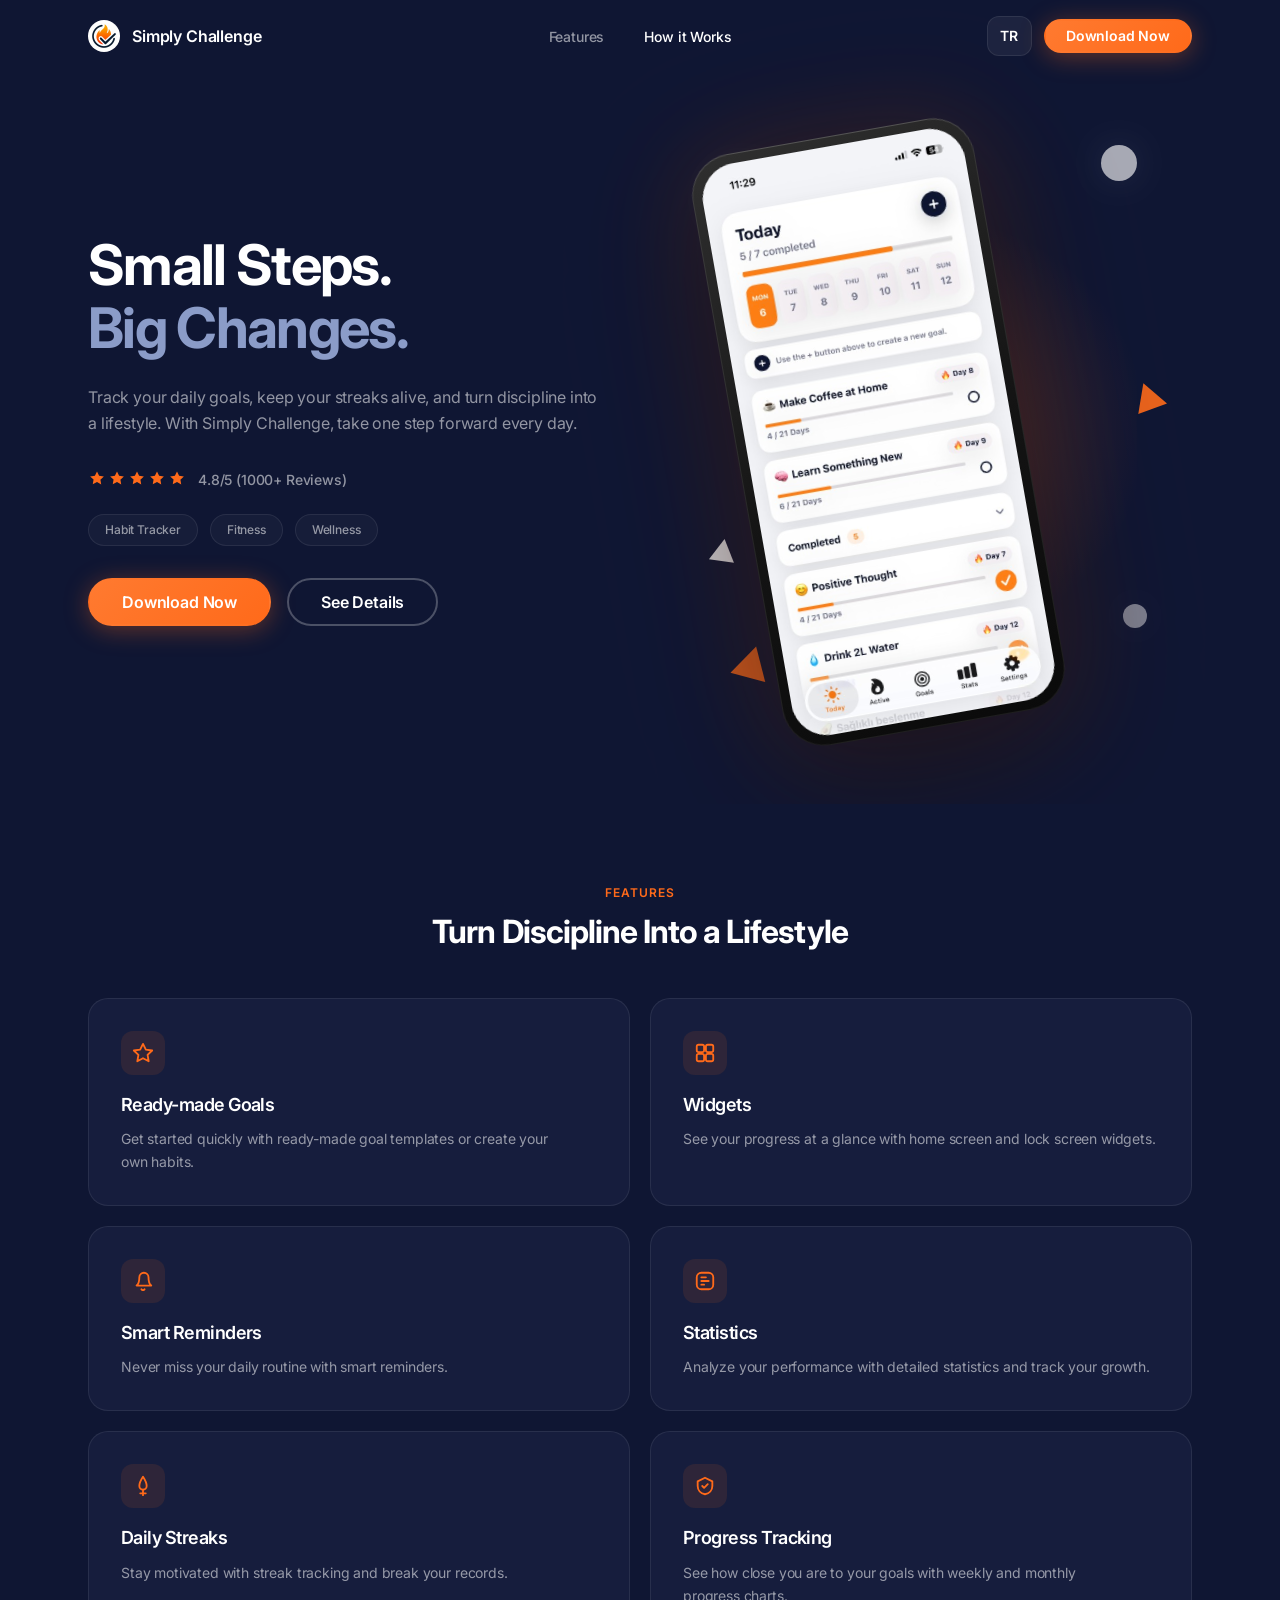
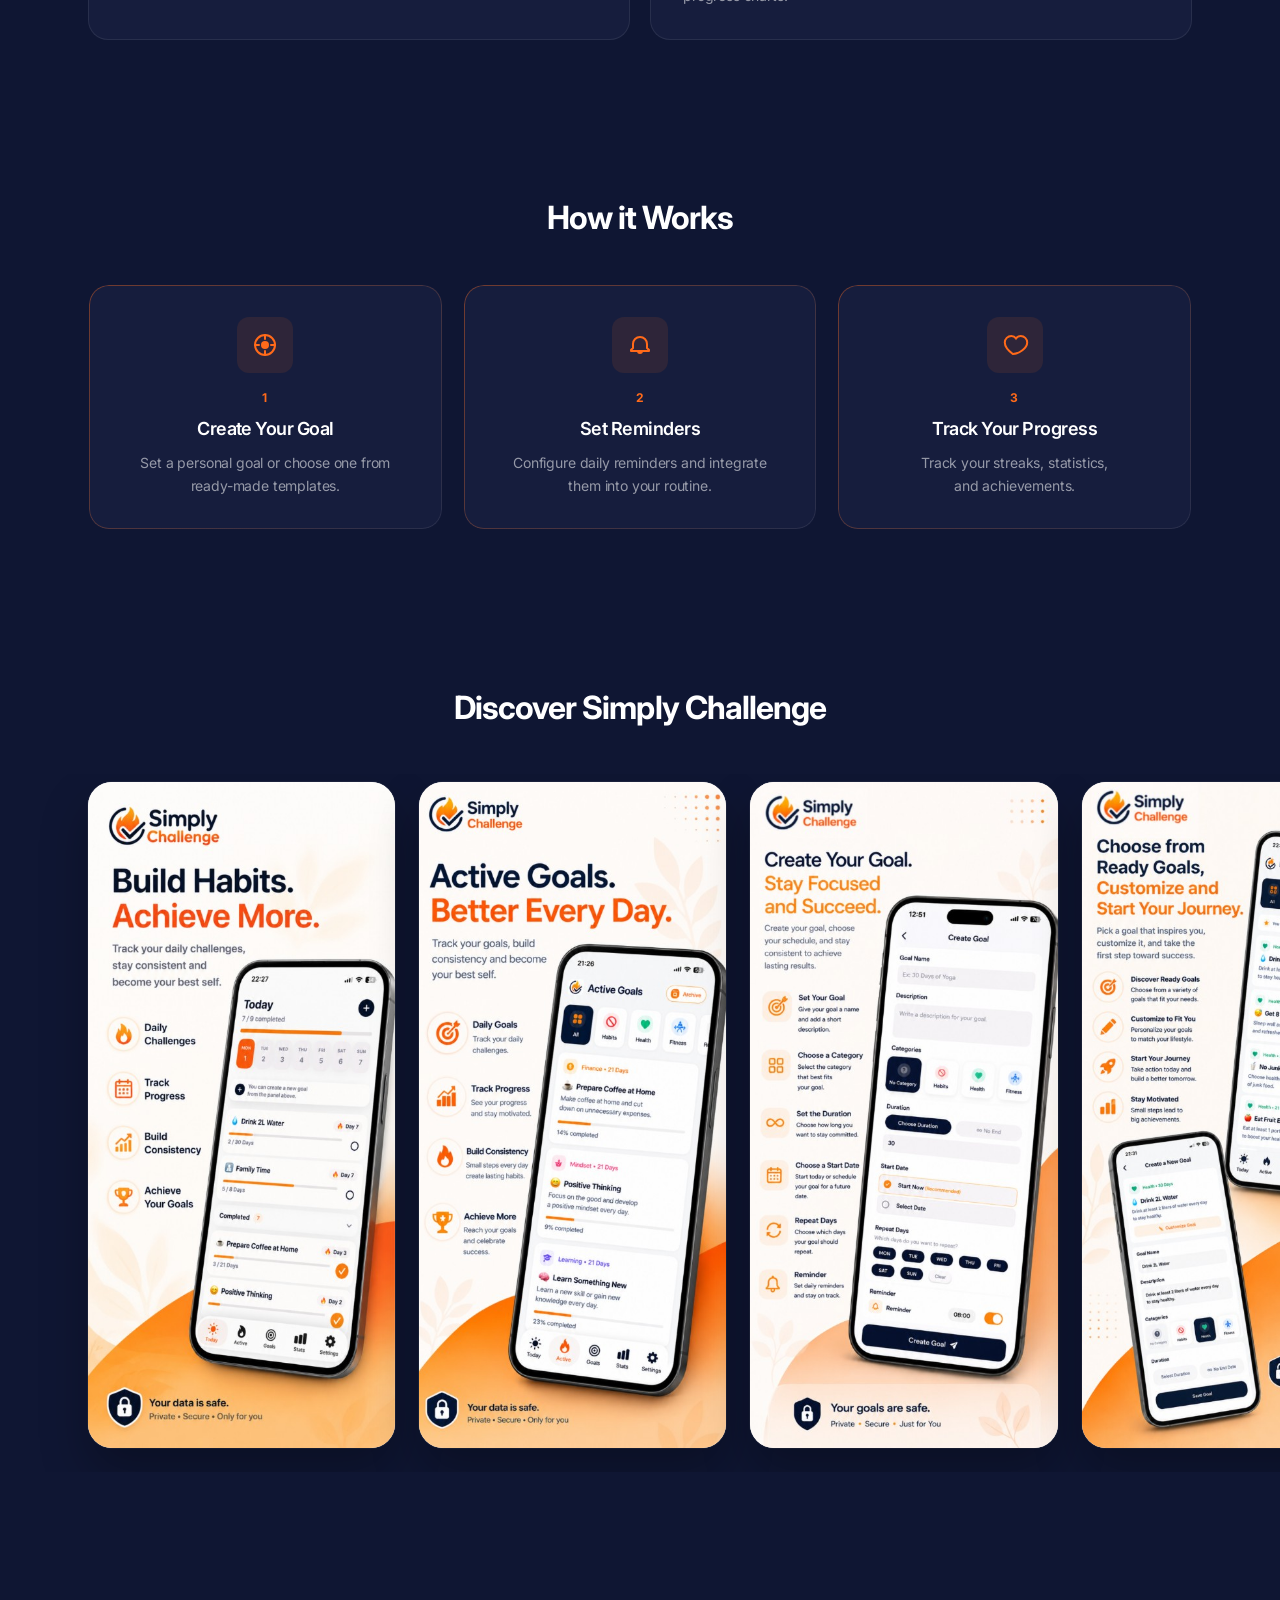
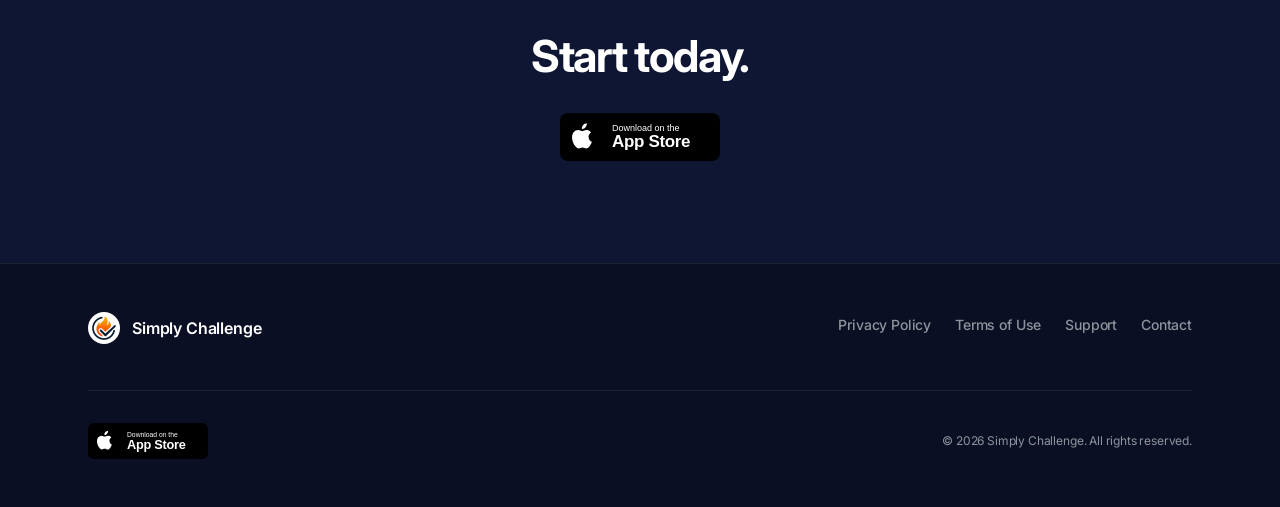
<file: index.html>
<!DOCTYPE html>
<html lang="tr">
<head>
  <meta charset="UTF-8">
  <meta name="viewport" content="width=device-width, initial-scale=1.0">
  <meta name="description" content="Simply Challenge — Küçük adımlar, büyük değişimler. iOS için alışkanlık takip uygulaması.">
  <meta name="theme-color" content="#0F1633">
  <meta property="og:title" content="Simply Challenge — iOS Alışkanlık Takibi">
  <meta property="og:description" content="Daha iyi alışkanlıklar edinin. Basitçe. App Store'dan indirin.">
  <meta property="og:image" content="assets/images/og-image.png">
  <meta property="og:type" content="website">
  <title>Simply Challenge — iOS Alışkanlık Takibi</title>
  <link rel="icon" href="assets/icons/app-icon.png" type="image/png">
  <link rel="apple-touch-icon" href="assets/icons/app-icon.png">
  <link rel="preconnect" href="https://fonts.googleapis.com">
  <link rel="preconnect" href="https://fonts.gstatic.com" crossorigin>
  <link href="https://fonts.googleapis.com/css2?family=Inter:wght@400;500;600;700&display=swap" rel="stylesheet">
  <link rel="stylesheet" href="css/style.css?v=2">
</head>
<body>

  <header class="site-header" id="site-header">
    <div class="container">
      <div class="site-header__inner">
        <a href="index.html" class="site-logo" data-i18n-aria="nav.homeAria" aria-label="Simply Challenge ana sayfa">
          <img src="assets/icons/app-icon.png" alt="" class="site-logo__img" width="32" height="32">
          <span class="site-logo__text">Simply Challenge</span>
        </a>

        <nav class="site-nav" id="site-nav" data-i18n-aria="nav.mainAria" aria-label="Ana navigasyon">
          <ul class="site-nav__list">
            <li><a href="#features" class="site-nav__link" data-i18n="nav.features">Özellikler</a></li>
            <li><a href="#how-it-works" class="site-nav__link" data-i18n="nav.howItWorks">Nasıl Çalışır</a></li>
          </ul>
        </nav>

        <div class="site-header__actions">
          <button type="button" class="lang-switch" id="lang-switch" data-i18n-aria="lang.switchAria" aria-label="Dili İngilizce olarak değiştir">
            <span class="lang-switch__code" data-i18n="lang.switchLabel">EN</span>
          </button>
          <a href="#download" class="btn btn--primary btn--sm site-header__cta" data-i18n="nav.download">Hemen İndir</a>
          <button class="nav-toggle" id="nav-toggle" type="button" data-i18n-aria="nav.openMenu" aria-label="Menüyü aç" aria-expanded="false" aria-controls="site-nav">
            <span class="nav-toggle__bar" aria-hidden="true"></span>
            <span class="nav-toggle__bar" aria-hidden="true"></span>
            <span class="nav-toggle__bar" aria-hidden="true"></span>
          </button>
        </div>
      </div>
    </div>
  </header>

  <main id="main-content">

    <section class="hero" id="hero" aria-labelledby="hero-heading">
      <div class="container">
        <div class="hero__layout">
          <div class="hero__copy reveal">
            <h1 id="hero-heading" class="hero__title" data-i18n-html="hero.title">
              Küçük Adımlar.<br>
              <span class="hero__title-accent">Büyük Değişimler.</span>
            </h1>
            <p class="hero__subtitle" data-i18n="hero.subtitle">Günlük hedeflerinizi takip edin, serilerinizi koruyun ve disiplini yaşam tarzınıza dönüştürün. Simply Challenge ile her gün bir adım daha ileri.</p>

            <div class="hero__rating" data-i18n-aria="hero.ratingAria" aria-label="5 üzerinden 4,8 yıldız, 1000+ değerlendirme">
              <div class="stars" aria-hidden="true">
                <svg width="18" height="18" viewBox="0 0 18 18" fill="#FF6A1A"><path d="M9 1.5l2.12 4.3 4.74.69-3.43 3.34.81 4.72L9 12.02l-4.24 2.23.81-4.72L2.14 6.49l4.74-.69L9 1.5z"/></svg>
                <svg width="18" height="18" viewBox="0 0 18 18" fill="#FF6A1A"><path d="M9 1.5l2.12 4.3 4.74.69-3.43 3.34.81 4.72L9 12.02l-4.24 2.23.81-4.72L2.14 6.49l4.74-.69L9 1.5z"/></svg>
                <svg width="18" height="18" viewBox="0 0 18 18" fill="#FF6A1A"><path d="M9 1.5l2.12 4.3 4.74.69-3.43 3.34.81 4.72L9 12.02l-4.24 2.23.81-4.72L2.14 6.49l4.74-.69L9 1.5z"/></svg>
                <svg width="18" height="18" viewBox="0 0 18 18" fill="#FF6A1A"><path d="M9 1.5l2.12 4.3 4.74.69-3.43 3.34.81 4.72L9 12.02l-4.24 2.23.81-4.72L2.14 6.49l4.74-.69L9 1.5z"/></svg>
                <svg width="18" height="18" viewBox="0 0 18 18" fill="#FF6A1A"><path d="M9 1.5l2.12 4.3 4.74.69-3.43 3.34.81 4.72L9 12.02l-4.24 2.23.81-4.72L2.14 6.49l4.74-.69L9 1.5z"/></svg>
              </div>
              <span class="hero__rating-text" data-i18n="hero.ratingText">4,8/5 (1000+ Değerlendirme)</span>
            </div>

            <ul class="hero__tags">
              <li class="tag" data-i18n="hero.tag1">Alışkanlık Takibi</li>
              <li class="tag" data-i18n="hero.tag2">Fitness</li>
              <li class="tag" data-i18n="hero.tag3">Sağlık</li>
            </ul>

            <div class="hero__actions">
              <a href="#download" class="btn btn--primary btn--lg" data-i18n="hero.download">Hemen İndir</a>
              <a href="#features" class="btn btn--ghost btn--lg" data-i18n="hero.details">Detayları Gör</a>
            </div>
          </div>

          <div class="hero__visual reveal reveal--delay">
            <div class="hero__scene" aria-hidden="true">
              <div class="hero__glow"></div>
              <span class="hero__shape hero__shape--sphere hero__shape--1"></span>
              <span class="hero__shape hero__shape--sphere hero__shape--2"></span>
              <span class="hero__shape hero__shape--sphere hero__shape--3"></span>
              <span class="hero__shape hero__shape--pyramid hero__shape--4"></span>
              <span class="hero__shape hero__shape--pyramid hero__shape--5"></span>
              <span class="hero__shape hero__shape--pyramid hero__shape--6"></span>
              <div class="hero__phone">
                <div class="hero__phone-bezel">
                  <img
                    src="assets/images/hero-screen-tr.png"
                    data-i18n-src="hero.screenImage"
                    data-i18n-alt="hero.phoneAlt"
                    alt="Simply Challenge uygulama ekranı — bugün görünümü"
                    class="hero__phone-screen"
                    width="470"
                    height="1024"
                  >
                </div>
              </div>
            </div>
          </div>
        </div>
      </div>
    </section>

    <section class="section" id="features" aria-labelledby="features-heading">
      <div class="container">
        <header class="section-header text-center reveal">
          <p class="eyebrow" data-i18n="features.eyebrow">Özellikler</p>
          <h2 id="features-heading" class="section-header__title" data-i18n="features.title">Disiplini Yaşam Tarzına Dönüştürün</h2>
        </header>
        <div class="grid grid--2 features-grid">
          <article class="card reveal">
            <div class="card__icon"><img src="assets/icons/icon-challenge.svg" alt="" width="22" height="22"></div>
            <h3 class="card__title" data-i18n="features.card1.title">Hazır Hedefler</h3>
            <p class="card__text" data-i18n="features.card1.text">Hazır hedef şablonlarıyla hızlıca başlayın veya kendi alışkanlıklarınızı oluşturun.</p>
          </article>
          <article class="card reveal reveal--delay">
            <div class="card__icon"><img src="assets/icons/icon-widget.svg" alt="" width="22" height="22"></div>
            <h3 class="card__title" data-i18n="features.card2.title">Widget'lar</h3>
            <p class="card__text" data-i18n="features.card2.text">Ana ekran ve kilit ekranı widget'larıyla ilerlemenizi bir bakışta görün.</p>
          </article>
          <article class="card reveal">
            <div class="card__icon"><img src="assets/icons/icon-reminder.svg" alt="" width="22" height="22"></div>
            <h3 class="card__title" data-i18n="features.card3.title">Akıllı Hatırlatıcılar</h3>
            <p class="card__text" data-i18n="features.card3.text">Akıllı hatırlatıcılar sayesinde günlük rutininizi asla kaçırmayın.</p>
          </article>
          <article class="card reveal reveal--delay">
            <div class="card__icon"><img src="assets/icons/icon-design.svg" alt="" width="22" height="22"></div>
            <h3 class="card__title" data-i18n="features.card4.title">İstatistikler</h3>
            <p class="card__text" data-i18n="features.card4.text">Detaylı istatistiklerle performansınızı analiz edin ve gelişiminizi takip edin.</p>
          </article>
          <article class="card reveal">
            <div class="card__icon"><img src="assets/icons/icon-streak.svg" alt="" width="22" height="22"></div>
            <h3 class="card__title" data-i18n="features.card5.title">Günlük Seriler</h3>
            <p class="card__text" data-i18n="features.card5.text">Seri takibiyle motivasyonunuzu yüksek tutun ve rekorlar kırın.</p>
          </article>
          <article class="card reveal reveal--delay">
            <div class="card__icon"><img src="assets/icons/icon-privacy.svg" alt="" width="22" height="22"></div>
            <h3 class="card__title" data-i18n="features.card6.title">İlerleme Takibi</h3>
            <p class="card__text" data-i18n="features.card6.text">Haftalık ve aylık ilerleme grafikleriyle hedeflerinize ne kadar yaklaştığınızı görün.</p>
          </article>
        </div>
      </div>
    </section>

    <section class="section" id="how-it-works" aria-labelledby="how-heading">
      <div class="container">
        <header class="section-header text-center reveal">
          <h2 id="how-heading" class="section-header__title" data-i18n="how.title">Nasıl Çalışır?</h2>
        </header>
        <div class="grid grid--3 steps-grid">
          <article class="step-card reveal">
            <div class="step-card__icon">
              <svg width="28" height="28" viewBox="0 0 28 28" fill="none" aria-hidden="true"><circle cx="14" cy="14" r="10" stroke="#FF6A1A" stroke-width="2"/><circle cx="14" cy="14" r="4" fill="#FF6A1A"/><path d="M14 4V8M14 20V24M4 14H8M20 14H24" stroke="#FF6A1A" stroke-width="2" stroke-linecap="round"/></svg>
            </div>
            <span class="step-card__num">1</span>
            <h3 class="step-card__title" data-i18n="how.step1.title">Hedefini Oluştur</h3>
            <p class="step-card__text" data-i18n="how.step1.text">Kişisel hedefinizi belirleyin veya hazır şablonlardan birini seçin.</p>
          </article>
          <article class="step-card reveal reveal--delay">
            <div class="step-card__icon">
              <svg width="28" height="28" viewBox="0 0 28 28" fill="none" aria-hidden="true"><path d="M14 6C10.13 6 7 9.13 7 13V17L5 19V20H23V19L21 17V13C21 9.13 17.87 6 14 6Z" stroke="#FF6A1A" stroke-width="2" stroke-linejoin="round"/><path d="M12 20C12 21.1 12.9 22 14 22C15.1 22 16 21.1 16 20" stroke="#FF6A1A" stroke-width="2" stroke-linecap="round"/></svg>
            </div>
            <span class="step-card__num">2</span>
            <h3 class="step-card__title" data-i18n="how.step2.title">Hatırlatıcı Ayarla</h3>
            <p class="step-card__text" data-i18n="how.step2.text">Günlük hatırlatıcılarınızı ayarlayın ve rutininize entegre edin.</p>
          </article>
          <article class="step-card reveal reveal--delay-2">
            <div class="step-card__icon">
              <svg width="28" height="28" viewBox="0 0 28 28" fill="none" aria-hidden="true"><path d="M14 24C14 24 6 18 6 12.5C6 8.91 8.91 6 12.5 6C14.43 6 16.15 6.95 17.2 8.42C18.25 6.95 19.97 6 21.9 6C25.49 6 28.4 8.91 28.4 12.5C28.4 18 20.4 24 14 24Z" transform="translate(-2.2,-1)" stroke="#FF6A1A" stroke-width="2" fill="none"/></svg>
            </div>
            <span class="step-card__num">3</span>
            <h3 class="step-card__title" data-i18n="how.step3.title">İlerlemeni Takip Et</h3>
            <p class="step-card__text" data-i18n="how.step3.text">Serilerinizi, istatistiklerinizi ve başarılarınızı takip edin.</p>
          </article>
        </div>
      </div>
    </section>

    <section class="section section--discover" id="screenshots" aria-labelledby="screenshots-heading">
      <div class="container">
        <header class="section-header text-center reveal">
          <h2 id="screenshots-heading" class="section-header__title" data-i18n="screenshots.title">Simply Challenge'ı Keşfedin</h2>
        </header>
      </div>
      <div class="discover-carousel reveal">
        <div class="discover-carousel__track">
          <figure class="discover-panel">
            <img src="assets/images/discover/panel-1.png" data-i18n-src="discover.panel1Image" data-i18n-alt="discover.panel1" alt="Alışkanlıklarını oluştur, daha fazlasını başar" class="discover-panel__img" width="472" height="1024" loading="lazy">
          </figure>
          <figure class="discover-panel">
            <img src="assets/images/discover/panel-2.png" data-i18n-src="discover.panel2Image" data-i18n-alt="discover.panel2" alt="Aktif hedefler, her gün bir adım daha ileri" class="discover-panel__img" width="485" height="1024" loading="lazy">
          </figure>
          <figure class="discover-panel">
            <img src="assets/images/discover/panel-3.png" data-i18n-src="discover.panel3Image" data-i18n-alt="discover.panel3" alt="Hedefini belirle, odaklan ve başar" class="discover-panel__img" width="472" height="1024" loading="lazy">
          </figure>
          <figure class="discover-panel">
            <img src="assets/images/discover/panel-4.png" data-i18n-src="discover.panel4Image" data-i18n-alt="discover.panel4" alt="Hazır hedeflerden birini seç, kendine göre özelleştir" class="discover-panel__img" width="472" height="1024" loading="lazy">
          </figure>
          <figure class="discover-panel">
            <img src="assets/images/discover/panel-5.png" data-i18n-src="discover.panel5Image" data-i18n-alt="discover.panel5" alt="Hedeflerini gör, düzenle ve ilerle" class="discover-panel__img" width="472" height="1024" loading="lazy">
          </figure>
          <figure class="discover-panel">
            <img src="assets/images/discover/panel-6.png" data-i18n-src="discover.panel6Image" data-i18n-alt="discover.panel6" alt="İlerlemeni gör, motive kal" class="discover-panel__img" width="472" height="1024" loading="lazy">
          </figure>
        </div>
      </div>
    </section>

    <section class="section cta-final" id="download" aria-labelledby="download-heading">
      <div class="container text-center reveal">
        <h2 id="download-heading" class="cta-final__title" data-i18n="download.title">Hemen bugün başlayın.</h2>
        <a href="https://apps.apple.com/app/simply-challenge" class="app-store-link" target="_blank" rel="noopener noreferrer">
          <img src="assets/icons/app-store-badge-dark.svg" data-i18n-alt="appStore.alt" alt="App Store'dan indirin" width="160" height="48">
        </a>
      </div>
    </section>

  </main>

  <footer class="site-footer">
    <div class="container">
      <div class="site-footer__top">
        <div class="site-footer__brand">
          <a href="index.html" class="site-logo site-logo--footer" data-i18n-aria="nav.homeAria" aria-label="Simply Challenge ana sayfa">
            <img src="assets/icons/app-icon.png" alt="" class="site-logo__img" width="28" height="28">
            <span class="site-logo__text">Simply Challenge</span>
          </a>
        </div>
        <nav class="site-footer__nav" data-i18n-aria="footer.navAria" aria-label="Alt bilgi navigasyonu">
          <ul class="site-footer__list">
            <li><a href="privacy.html" class="site-footer__link" data-i18n="footer.privacy">Gizlilik Politikası</a></li>
            <li><a href="terms.html" class="site-footer__link" data-i18n="footer.terms">Kullanım Koşulları</a></li>
            <li><a href="support.html" class="site-footer__link" data-i18n="footer.support">Destek</a></li>
            <li><a href="mailto:serafettin@turkayazilim.com" class="site-footer__link" data-i18n="footer.contact">İletişim</a></li>
          </ul>
        </nav>
      </div>
      <div class="site-footer__bottom">
        <a href="https://apps.apple.com/app/simply-challenge" class="app-store-link" target="_blank" rel="noopener noreferrer">
          <img src="assets/icons/app-store-badge-dark.svg" data-i18n-alt="appStore.alt" alt="App Store'dan indirin" width="120" height="36">
        </a>
        <p class="site-footer__copy" data-i18n="footer.copyright">&copy; 2026 Simply Challenge. Tüm hakları saklıdır.</p>
      </div>
    </div>
  </footer>

  <script src="js/i18n.js"></script>
  <script src="js/main.js"></script>
</body>
</html>
</file>
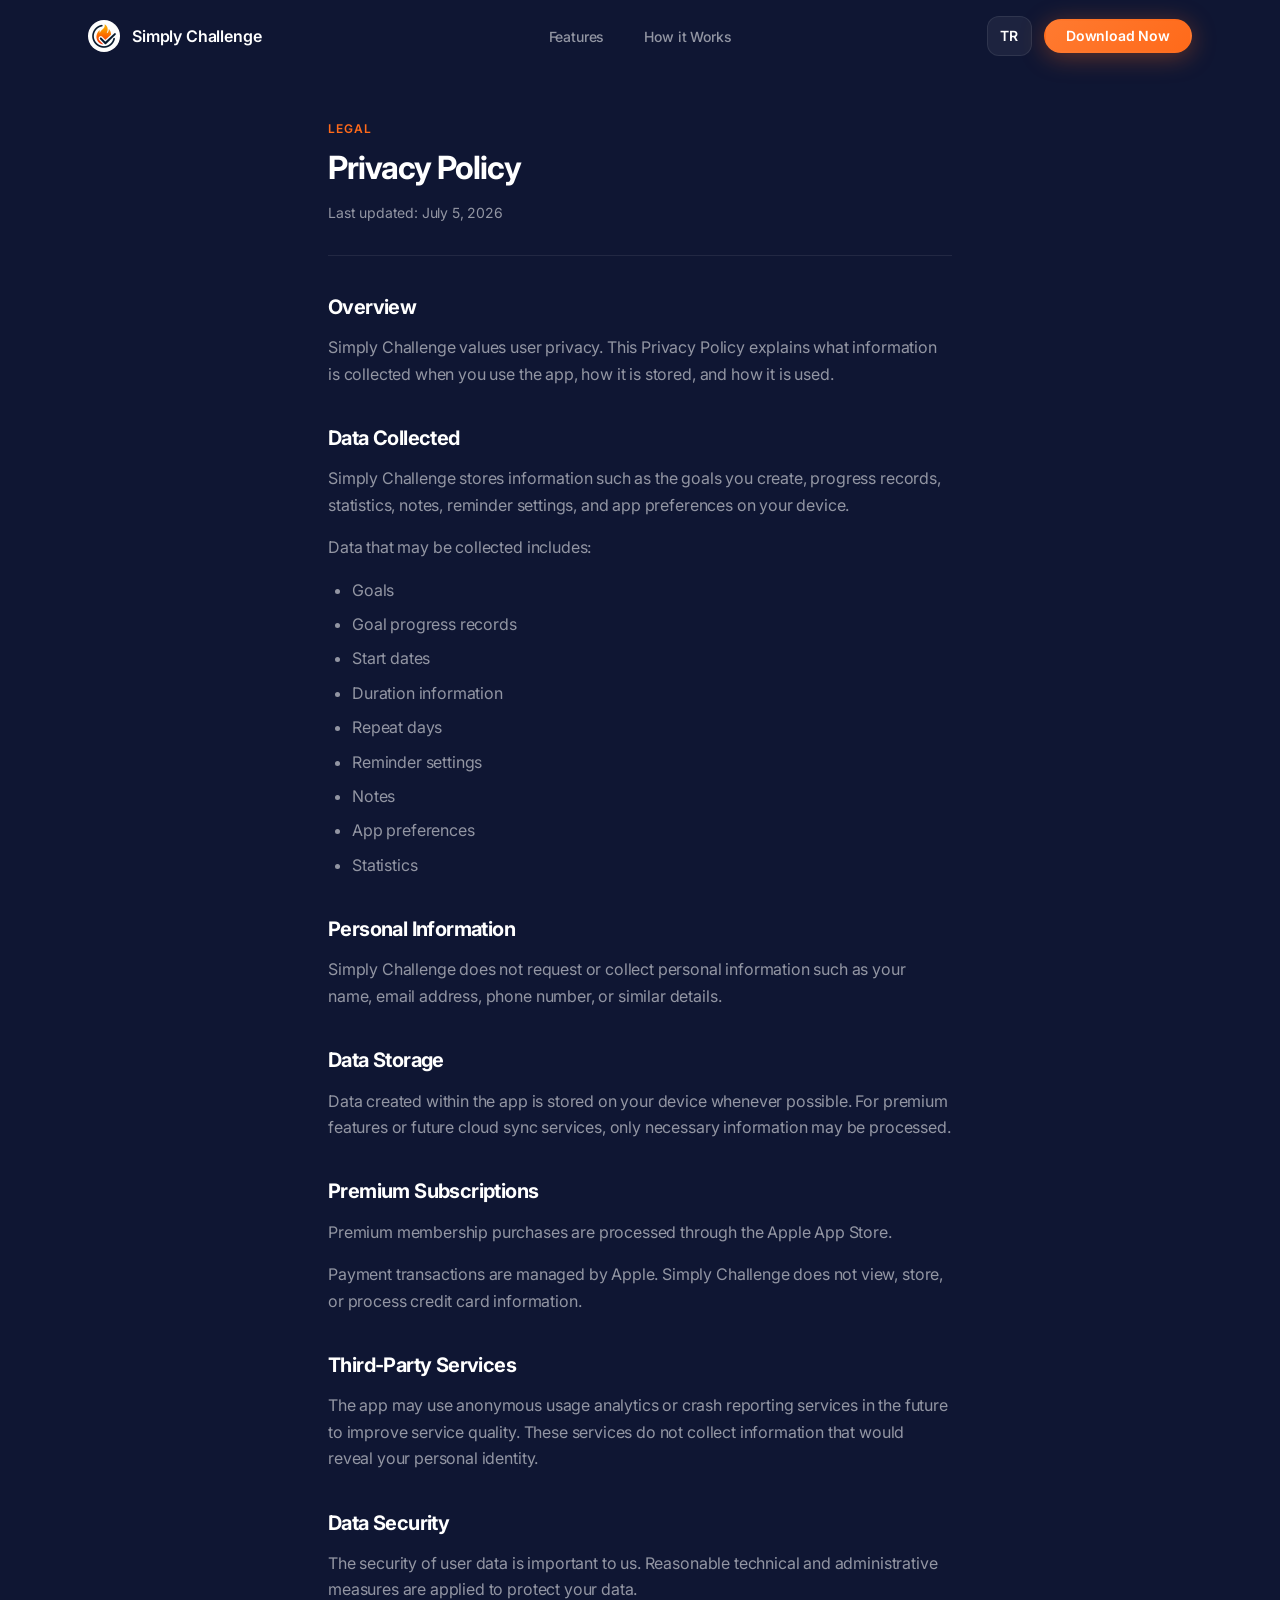
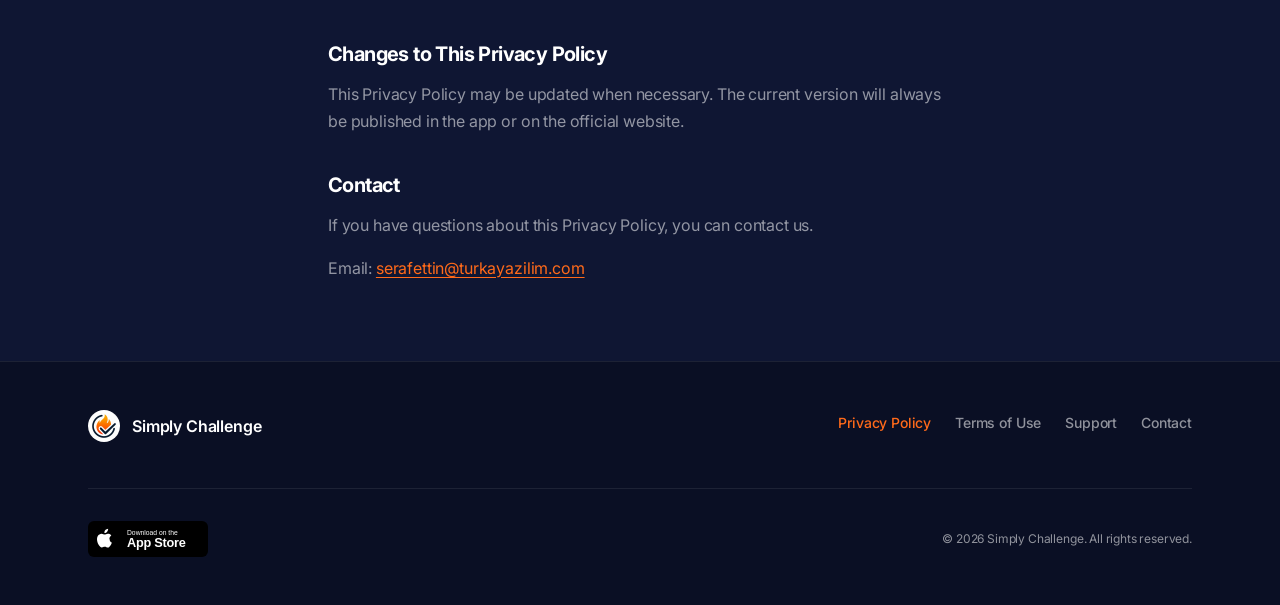
<file: privacy.html>
<!DOCTYPE html>
<html lang="tr">
<head>
  <meta charset="UTF-8">
  <meta name="viewport" content="width=device-width, initial-scale=1.0">
  <meta name="description" content="Simply Challenge iOS uygulaması gizlilik politikası.">
  <meta name="theme-color" content="#0F1633">
  <title>Gizlilik Politikası — Simply Challenge</title>
  <link rel="icon" href="assets/icons/app-icon.png" type="image/png">
  <link rel="preconnect" href="https://fonts.googleapis.com">
  <link rel="preconnect" href="https://fonts.gstatic.com" crossorigin>
  <link href="https://fonts.googleapis.com/css2?family=Inter:wght@400;500;600;700&display=swap" rel="stylesheet">
  <link rel="stylesheet" href="css/style.css">
</head>
<body>

  <header class="site-header is-scrolled" id="site-header">
    <div class="container">
      <div class="site-header__inner">
        <a href="index.html" class="site-logo" data-i18n-aria="nav.homeAria" aria-label="Simply Challenge ana sayfa">
          <img src="assets/icons/app-icon.png" alt="" class="site-logo__img" width="32" height="32">
          <span class="site-logo__text">Simply Challenge</span>
        </a>
        <nav class="site-nav" id="site-nav" data-i18n-aria="nav.mainAria" aria-label="Ana navigasyon">
          <ul class="site-nav__list">
            <li><a href="index.html#features" class="site-nav__link" data-i18n="nav.features">Özellikler</a></li>
            <li><a href="index.html#how-it-works" class="site-nav__link" data-i18n="nav.howItWorks">Nasıl Çalışır</a></li>
          </ul>
        </nav>
        <div class="site-header__actions">
          <button type="button" class="lang-switch" id="lang-switch" data-i18n-aria="lang.switchAria" aria-label="Dili İngilizce olarak değiştir">
            <span class="lang-switch__code" data-i18n="lang.switchLabel">EN</span>
          </button>
          <a href="index.html#download" class="btn btn--primary btn--sm site-header__cta" data-i18n="nav.download">Hemen İndir</a>
          <button class="nav-toggle" id="nav-toggle" type="button" data-i18n-aria="nav.openMenu" aria-label="Menüyü aç" aria-expanded="false" aria-controls="site-nav">
            <span class="nav-toggle__bar" aria-hidden="true"></span>
            <span class="nav-toggle__bar" aria-hidden="true"></span>
            <span class="nav-toggle__bar" aria-hidden="true"></span>
          </button>
        </div>
      </div>
    </div>
  </header>

  <main id="main-content">
    <article class="section legal-page">
      <div class="container container--narrow">
        <header class="legal-page__header">
          <p class="eyebrow" data-i18n="legal.eyebrow">Yasal</p>
          <h1 class="legal-page__title" data-i18n="privacy.title">Gizlilik Politikası</h1>
          <p class="legal-page__updated text-muted" data-i18n="legal.updated">Son güncelleme: 5 Temmuz 2026</p>
        </header>
        <div class="legal-page__content prose">
          <h2 data-i18n="privacy.s1.title">Genel Bakış</h2>
          <p data-i18n="privacy.s1.text">Simply Challenge, kullanıcı gizliliğine önem verir. Bu Gizlilik Politikası, uygulamayı kullanırken hangi bilgilerin toplandığını, nasıl saklandığını ve nasıl kullanıldığını açıklar.</p>

          <h2 data-i18n="privacy.s2.title">Toplanan Veriler</h2>
          <p data-i18n="privacy.s2.p1">Simply Challenge, oluşturduğun hedefler, ilerleme kayıtların, istatistiklerin, notların, hatırlatıcı ayarların ve uygulama tercihlerin gibi bilgileri cihazında saklar.</p>
          <p data-i18n="privacy.s2.p2">Toplanabilecek veriler şunlardır:</p>
          <ul>
            <li data-i18n="privacy.s2.li1">Hedefler</li>
            <li data-i18n="privacy.s2.li2">Hedef ilerleme kayıtları</li>
            <li data-i18n="privacy.s2.li3">Başlangıç tarihleri</li>
            <li data-i18n="privacy.s2.li4">Süre bilgileri</li>
            <li data-i18n="privacy.s2.li5">Tekrar günleri</li>
            <li data-i18n="privacy.s2.li6">Hatırlatıcı ayarları</li>
            <li data-i18n="privacy.s2.li7">Notlar</li>
            <li data-i18n="privacy.s2.li8">Uygulama tercihleri</li>
            <li data-i18n="privacy.s2.li9">İstatistikler</li>
          </ul>

          <h2 data-i18n="privacy.s3.title">Kişisel Bilgiler</h2>
          <p data-i18n="privacy.s3.text">Simply Challenge; ad, soyad, e-posta adresi, telefon numarası veya benzeri kişisel bilgileri istemez ve toplamaz.</p>

          <h2 data-i18n="privacy.s4.title">Verilerin Saklanması</h2>
          <p data-i18n="privacy.s4.text">Uygulama içerisinde oluşturulan veriler mümkün olduğunca cihazında saklanır. Premium özellikler veya gelecekte sunulabilecek bulut senkronizasyonu gibi hizmetlerde yalnızca gerekli bilgiler işlenebilir.</p>

          <h2 data-i18n="privacy.s5.title">Premium Abonelikler</h2>
          <p data-i18n="privacy.s5.p1">Premium üyelik satın alma işlemleri Apple App Store üzerinden gerçekleştirilir.</p>
          <p data-i18n="privacy.s5.p2">Ödeme işlemleri Apple tarafından yönetilir. Simply Challenge kredi kartı bilgilerini görmez, saklamaz veya işlemez.</p>

          <h2 data-i18n="privacy.s6.title">Üçüncü Taraf Hizmetleri</h2>
          <p data-i18n="privacy.s6.text">Uygulama, hizmet kalitesini artırmak amacıyla gelecekte anonim kullanım analizleri veya hata raporlama servisleri kullanabilir. Bu servisler kişisel kimliğini ortaya çıkaracak bilgiler toplamaz.</p>

          <h2 data-i18n="privacy.s7.title">Veri Güvenliği</h2>
          <p data-i18n="privacy.s7.text">Kullanıcı verilerinin güvenliği bizim için önemlidir. Verilerin korunması için makul teknik ve idari önlemler uygulanmaktadır.</p>

          <h2 data-i18n="privacy.s8.title">Gizlilik Politikasındaki Değişiklikler</h2>
          <p data-i18n="privacy.s8.text">Bu Gizlilik Politikası gerektiğinde güncellenebilir. Güncel sürüm her zaman uygulama içerisinde veya resmi internet sitesinde yayınlanacaktır.</p>

          <h2 data-i18n="privacy.s9.title">İletişim</h2>
          <p data-i18n="privacy.s9.text">Gizlilik Politikası ile ilgili sorularınız için bizimle iletişime geçebilirsiniz.</p>
          <p data-i18n-html="privacy.s9.email">E-posta: <a href="mailto:serafettin@turkayazilim.com">serafettin@turkayazilim.com</a></p>
        </div>
      </div>
    </article>
  </main>

  <footer class="site-footer">
    <div class="container">
      <div class="site-footer__top">
        <div class="site-footer__brand">
          <a href="index.html" class="site-logo site-logo--footer" data-i18n-aria="nav.homeAria" aria-label="Simply Challenge ana sayfa">
            <img src="assets/icons/app-icon.png" alt="" class="site-logo__img" width="28" height="28">
            <span class="site-logo__text">Simply Challenge</span>
          </a>
        </div>
        <nav class="site-footer__nav" data-i18n-aria="footer.navAria" aria-label="Alt bilgi navigasyonu">
          <ul class="site-footer__list">
            <li><a href="privacy.html" class="site-footer__link" aria-current="page" data-i18n="footer.privacy">Gizlilik Politikası</a></li>
            <li><a href="terms.html" class="site-footer__link" data-i18n="footer.terms">Kullanım Koşulları</a></li>
            <li><a href="support.html" class="site-footer__link" data-i18n="footer.support">Destek</a></li>
            <li><a href="mailto:serafettin@turkayazilim.com" class="site-footer__link" data-i18n="footer.contact">İletişim</a></li>
          </ul>
        </nav>
      </div>
      <div class="site-footer__bottom">
        <a href="https://apps.apple.com/app/simply-challenge" class="app-store-link" target="_blank" rel="noopener noreferrer">
          <img src="assets/icons/app-store-badge-dark.svg" data-i18n-alt="appStore.alt" alt="App Store'dan indirin" width="120" height="36">
        </a>
        <p class="site-footer__copy" data-i18n="footer.copyright">&copy; 2026 Simply Challenge. Tüm hakları saklıdır.</p>
      </div>
    </div>
  </footer>

  <script src="js/i18n.js"></script>
  <script src="js/main.js"></script>
</body>
</html>
</file>
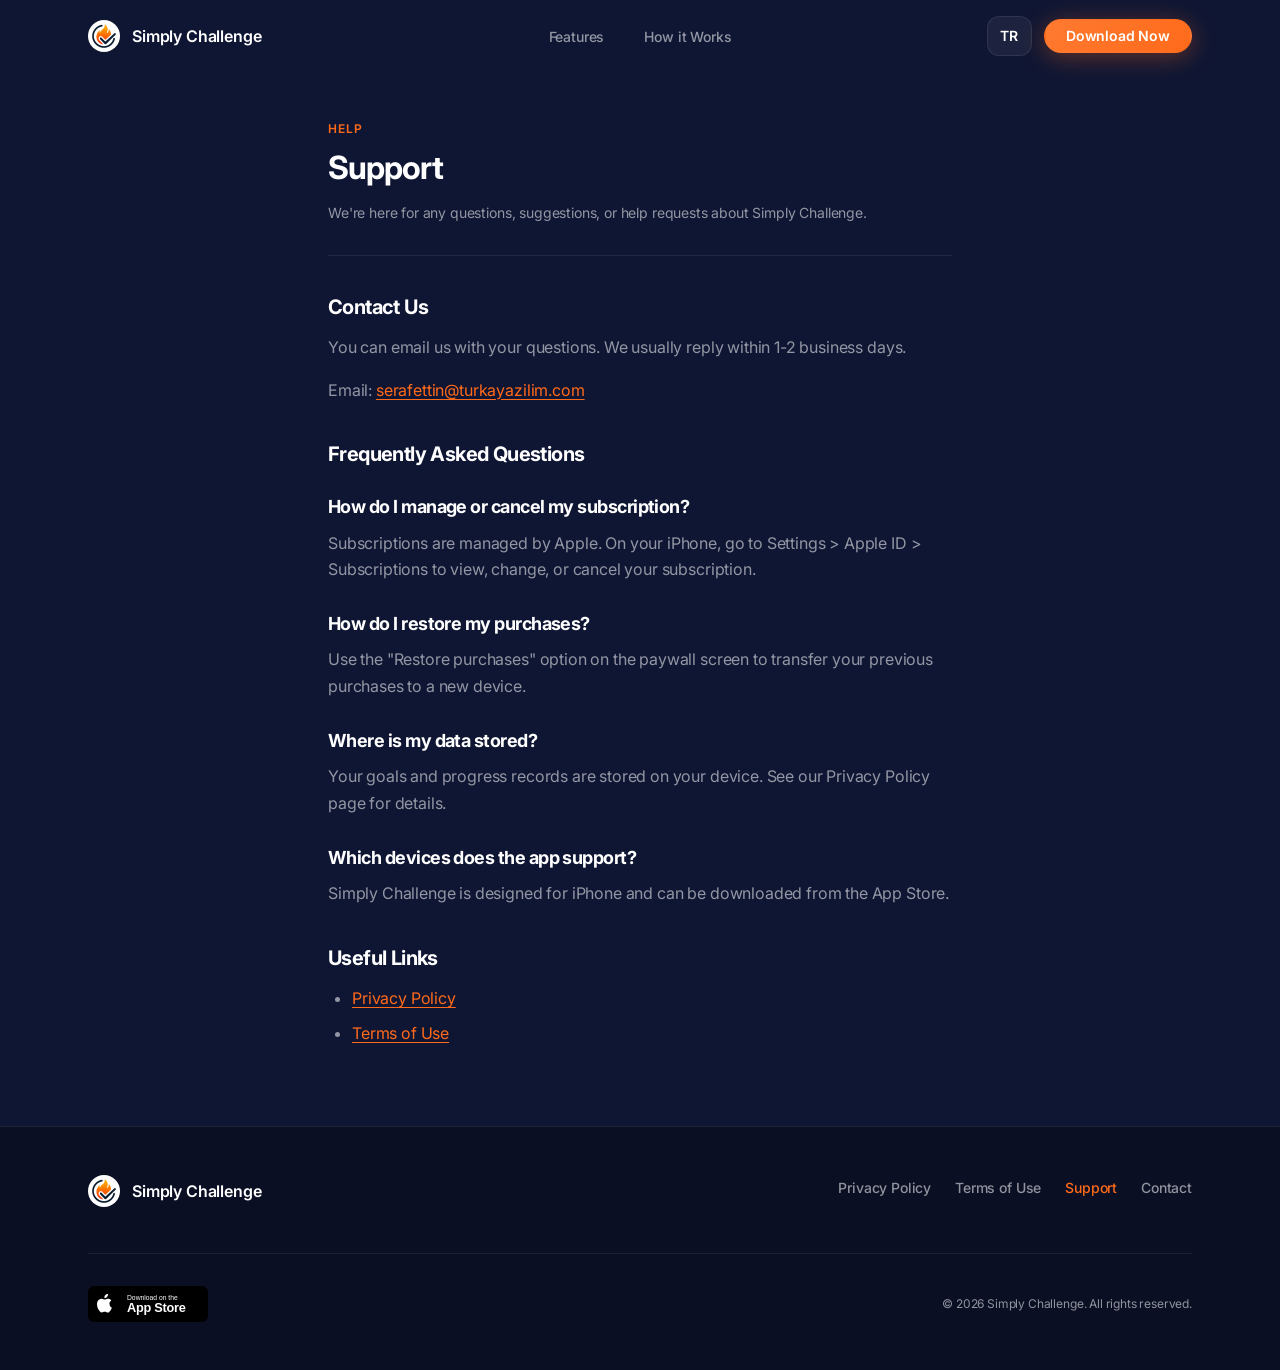
<file: support.html>
<!DOCTYPE html>
<html lang="tr">
<head>
  <meta charset="UTF-8">
  <meta name="viewport" content="width=device-width, initial-scale=1.0">
  <meta name="description" content="Simply Challenge iOS uygulaması destek ve yardım sayfası.">
  <meta name="theme-color" content="#0F1633">
  <title>Destek — Simply Challenge</title>
  <link rel="icon" href="assets/icons/app-icon.png" type="image/png">
  <link rel="preconnect" href="https://fonts.googleapis.com">
  <link rel="preconnect" href="https://fonts.gstatic.com" crossorigin>
  <link href="https://fonts.googleapis.com/css2?family=Inter:wght@400;500;600;700&display=swap" rel="stylesheet">
  <link rel="stylesheet" href="css/style.css">
</head>
<body>

  <header class="site-header is-scrolled" id="site-header">
    <div class="container">
      <div class="site-header__inner">
        <a href="index.html" class="site-logo" data-i18n-aria="nav.homeAria" aria-label="Simply Challenge ana sayfa">
          <img src="assets/icons/app-icon.png" alt="" class="site-logo__img" width="32" height="32">
          <span class="site-logo__text">Simply Challenge</span>
        </a>
        <nav class="site-nav" id="site-nav" data-i18n-aria="nav.mainAria" aria-label="Ana navigasyon">
          <ul class="site-nav__list">
            <li><a href="index.html#features" class="site-nav__link" data-i18n="nav.features">Özellikler</a></li>
            <li><a href="index.html#how-it-works" class="site-nav__link" data-i18n="nav.howItWorks">Nasıl Çalışır</a></li>
          </ul>
        </nav>
        <div class="site-header__actions">
          <button type="button" class="lang-switch" id="lang-switch" data-i18n-aria="lang.switchAria" aria-label="Dili İngilizce olarak değiştir">
            <span class="lang-switch__code" data-i18n="lang.switchLabel">EN</span>
          </button>
          <a href="index.html#download" class="btn btn--primary btn--sm site-header__cta" data-i18n="nav.download">Hemen İndir</a>
          <button class="nav-toggle" id="nav-toggle" type="button" data-i18n-aria="nav.openMenu" aria-label="Menüyü aç" aria-expanded="false" aria-controls="site-nav">
            <span class="nav-toggle__bar" aria-hidden="true"></span>
            <span class="nav-toggle__bar" aria-hidden="true"></span>
            <span class="nav-toggle__bar" aria-hidden="true"></span>
          </button>
        </div>
      </div>
    </div>
  </header>

  <main id="main-content">
    <article class="section legal-page">
      <div class="container container--narrow">
        <header class="legal-page__header">
          <p class="eyebrow" data-i18n="support.eyebrow">Yardım</p>
          <h1 class="legal-page__title" data-i18n="support.title">Destek</h1>
          <p class="legal-page__updated text-muted" data-i18n="support.intro">Simply Challenge ile ilgili her türlü soru, öneri ve yardım talebiniz için buradayız.</p>
        </header>
        <div class="legal-page__content prose">
          <h2 data-i18n="support.contact.title">Bize Ulaşın</h2>
          <p data-i18n="support.contact.text">Sorularınız için e-posta ile bize yazabilirsiniz. Genellikle 1-2 iş günü içinde yanıt veriyoruz.</p>
          <p data-i18n-html="support.contact.email">E-posta: <a href="mailto:serafettin@turkayazilim.com">serafettin@turkayazilim.com</a></p>

          <h2 data-i18n="support.faq.title">Sıkça Sorulan Sorular</h2>

          <h3 data-i18n="support.faq.q1">Aboneliğimi nasıl yönetir veya iptal ederim?</h3>
          <p data-i18n="support.faq.a1">Abonelikler Apple tarafından yönetilir. iPhone'unuzda Ayarlar &gt; Apple Kimliği &gt; Abonelikler yolunu izleyerek aboneliğinizi görüntüleyebilir, değiştirebilir veya iptal edebilirsiniz.</p>

          <h3 data-i18n="support.faq.q2">Satın alımlarımı nasıl geri yüklerim?</h3>
          <p data-i18n="support.faq.a2">Ödeme ekranındaki "Satın alımları geri yükle" seçeneğini kullanarak daha önce yaptığınız satın alımları yeni cihazınıza taşıyabilirsiniz.</p>

          <h3 data-i18n="support.faq.q3">Verilerim nerede saklanıyor?</h3>
          <p data-i18n="support.faq.a3">Hedefleriniz ve ilerleme kayıtlarınız cihazınızda saklanır. Ayrıntılar için Gizlilik Politikası sayfamızı inceleyebilirsiniz.</p>

          <h3 data-i18n="support.faq.q4">Uygulama hangi cihazlarda çalışır?</h3>
          <p data-i18n="support.faq.a4">Simply Challenge iPhone için tasarlanmıştır ve App Store üzerinden indirilebilir.</p>

          <h2 data-i18n="support.links.title">Faydalı Bağlantılar</h2>
          <ul>
            <li><a href="privacy.html" data-i18n="footer.privacy">Gizlilik Politikası</a></li>
            <li><a href="terms.html" data-i18n="footer.terms">Kullanım Koşulları</a></li>
          </ul>
        </div>
      </div>
    </article>
  </main>

  <footer class="site-footer">
    <div class="container">
      <div class="site-footer__top">
        <div class="site-footer__brand">
          <a href="index.html" class="site-logo site-logo--footer" data-i18n-aria="nav.homeAria" aria-label="Simply Challenge ana sayfa">
            <img src="assets/icons/app-icon.png" alt="" class="site-logo__img" width="28" height="28">
            <span class="site-logo__text">Simply Challenge</span>
          </a>
        </div>
        <nav class="site-footer__nav" data-i18n-aria="footer.navAria" aria-label="Alt bilgi navigasyonu">
          <ul class="site-footer__list">
            <li><a href="privacy.html" class="site-footer__link" data-i18n="footer.privacy">Gizlilik Politikası</a></li>
            <li><a href="terms.html" class="site-footer__link" data-i18n="footer.terms">Kullanım Koşulları</a></li>
            <li><a href="support.html" class="site-footer__link" aria-current="page" data-i18n="footer.support">Destek</a></li>
            <li><a href="mailto:serafettin@turkayazilim.com" class="site-footer__link" data-i18n="footer.contact">İletişim</a></li>
          </ul>
        </nav>
      </div>
      <div class="site-footer__bottom">
        <a href="https://apps.apple.com/app/simply-challenge" class="app-store-link" target="_blank" rel="noopener noreferrer">
          <img src="assets/icons/app-store-badge-dark.svg" data-i18n-alt="appStore.alt" alt="App Store'dan indirin" width="120" height="36">
        </a>
        <p class="site-footer__copy" data-i18n="footer.copyright">&copy; 2026 Simply Challenge. Tüm hakları saklıdır.</p>
      </div>
    </div>
  </footer>

  <script src="js/i18n.js"></script>
  <script src="js/main.js"></script>
</body>
</html>
</file>
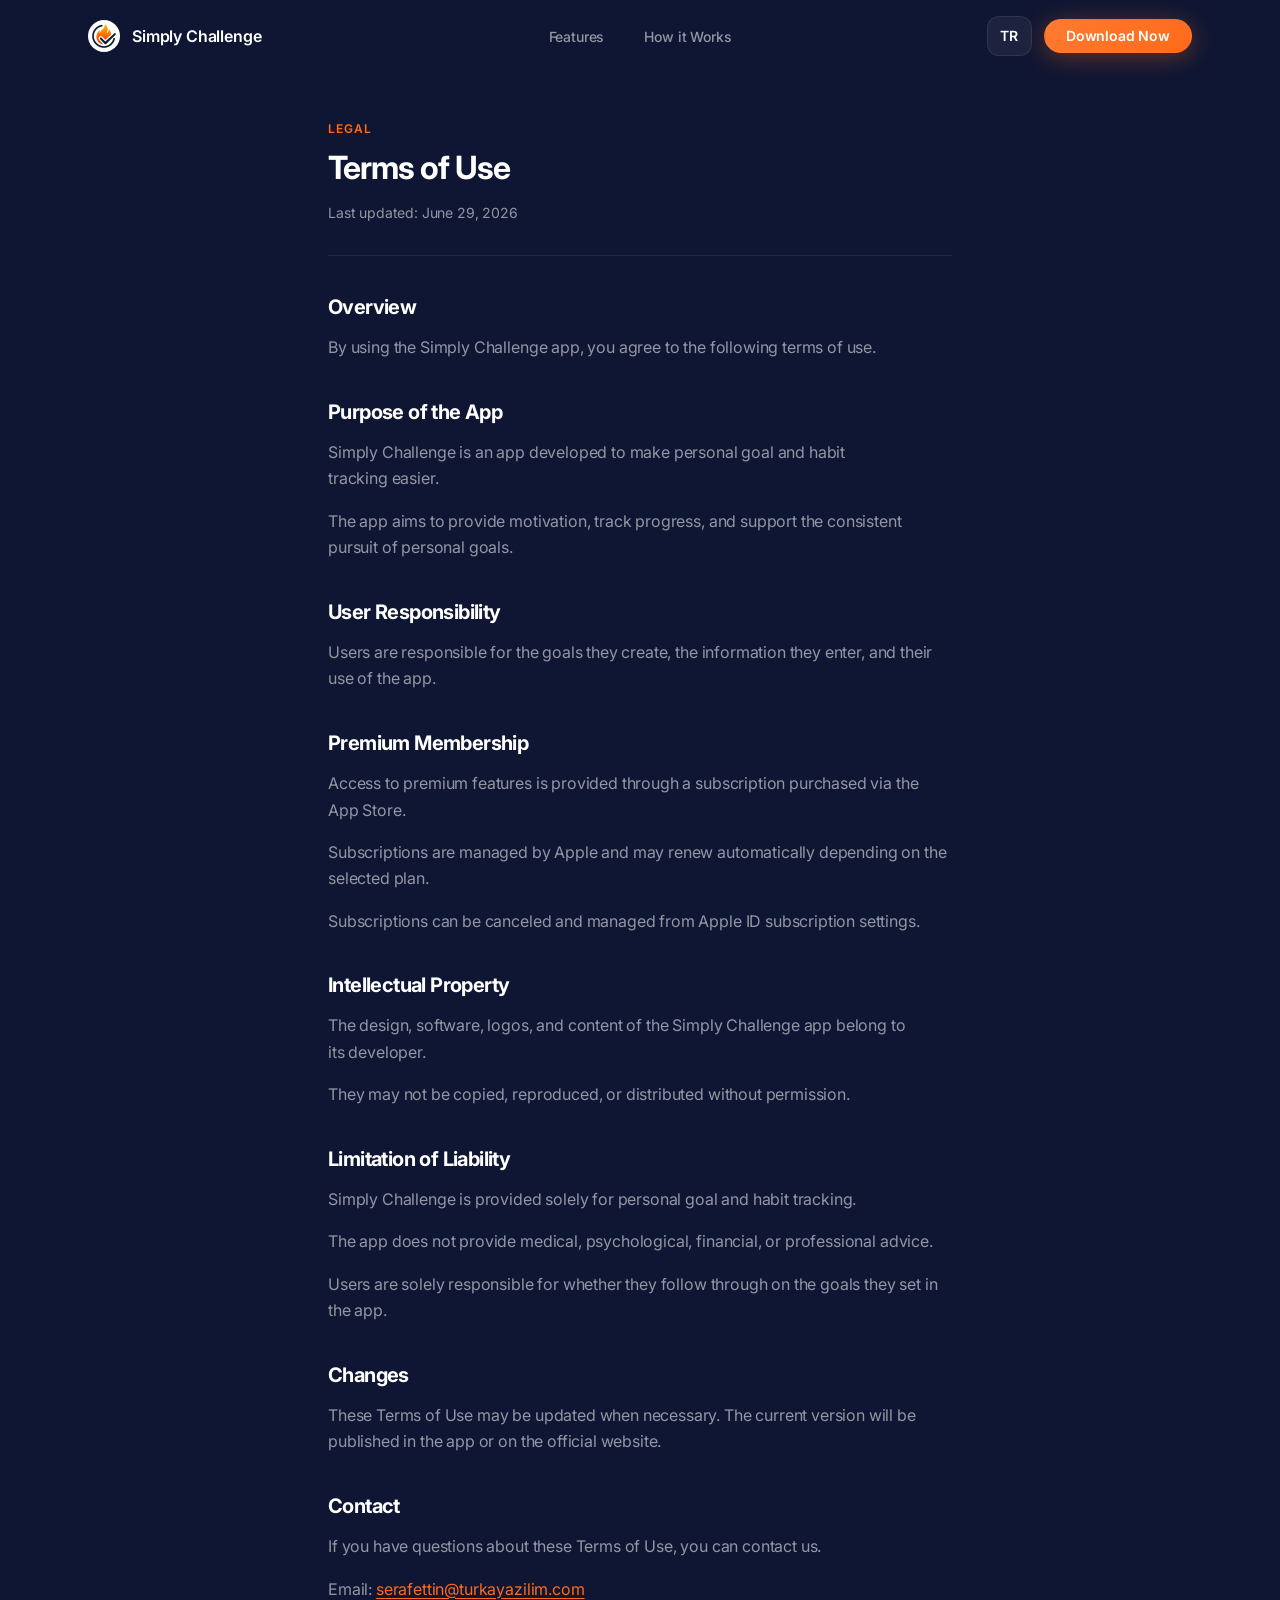
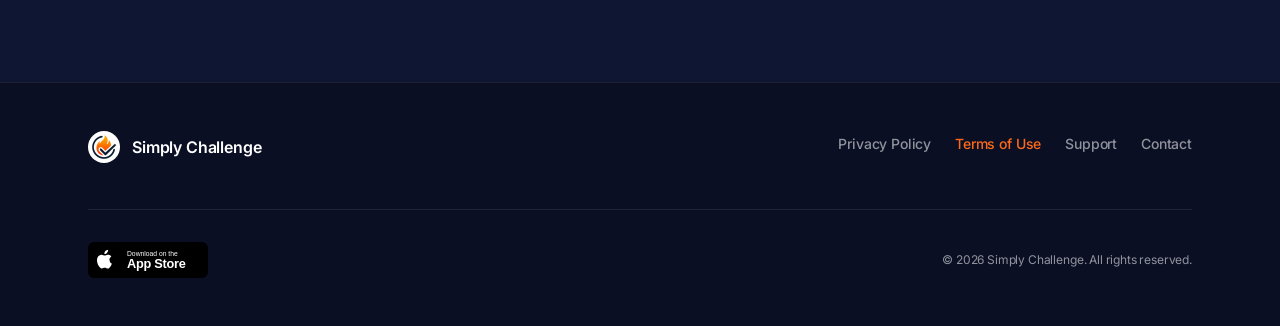
<file: terms.html>
<!DOCTYPE html>
<html lang="tr">
<head>
  <meta charset="UTF-8">
  <meta name="viewport" content="width=device-width, initial-scale=1.0">
  <meta name="description" content="Simply Challenge iOS uygulaması kullanım koşulları.">
  <meta name="theme-color" content="#0F1633">
  <title>Kullanım Koşulları — Simply Challenge</title>
  <link rel="icon" href="assets/icons/app-icon.png" type="image/png">
  <link rel="preconnect" href="https://fonts.googleapis.com">
  <link rel="preconnect" href="https://fonts.gstatic.com" crossorigin>
  <link href="https://fonts.googleapis.com/css2?family=Inter:wght@400;500;600;700&display=swap" rel="stylesheet">
  <link rel="stylesheet" href="css/style.css">
</head>
<body>

  <header class="site-header is-scrolled" id="site-header">
    <div class="container">
      <div class="site-header__inner">
        <a href="index.html" class="site-logo" data-i18n-aria="nav.homeAria" aria-label="Simply Challenge ana sayfa">
          <img src="assets/icons/app-icon.png" alt="" class="site-logo__img" width="32" height="32">
          <span class="site-logo__text">Simply Challenge</span>
        </a>
        <nav class="site-nav" id="site-nav" data-i18n-aria="nav.mainAria" aria-label="Ana navigasyon">
          <ul class="site-nav__list">
            <li><a href="index.html#features" class="site-nav__link" data-i18n="nav.features">Özellikler</a></li>
            <li><a href="index.html#how-it-works" class="site-nav__link" data-i18n="nav.howItWorks">Nasıl Çalışır</a></li>
          </ul>
        </nav>
        <div class="site-header__actions">
          <button type="button" class="lang-switch" id="lang-switch" data-i18n-aria="lang.switchAria" aria-label="Dili İngilizce olarak değiştir">
            <span class="lang-switch__code" data-i18n="lang.switchLabel">EN</span>
          </button>
          <a href="index.html#download" class="btn btn--primary btn--sm site-header__cta" data-i18n="nav.download">Hemen İndir</a>
          <button class="nav-toggle" id="nav-toggle" type="button" data-i18n-aria="nav.openMenu" aria-label="Menüyü aç" aria-expanded="false" aria-controls="site-nav">
            <span class="nav-toggle__bar" aria-hidden="true"></span>
            <span class="nav-toggle__bar" aria-hidden="true"></span>
            <span class="nav-toggle__bar" aria-hidden="true"></span>
          </button>
        </div>
      </div>
    </div>
  </header>

  <main id="main-content">
    <article class="section legal-page">
      <div class="container container--narrow">
        <header class="legal-page__header">
          <p class="eyebrow" data-i18n="legal.eyebrow">Yasal</p>
          <h1 class="legal-page__title" data-i18n="terms.title">Kullanım Koşulları</h1>
          <p class="legal-page__updated text-muted" data-i18n="terms.updated">Son güncelleme: 29 Haziran 2026</p>
        </header>
        <div class="legal-page__content prose">
          <h2 data-i18n="terms.s1.title">Genel Bakış</h2>
          <p data-i18n="terms.s1.text">Simply Challenge uygulamasını kullanarak aşağıdaki kullanım koşullarını kabul etmiş olursunuz.</p>

          <h2 data-i18n="terms.s2.title">Uygulamanın Amacı</h2>
          <p data-i18n="terms.s2.p1">Simply Challenge, kişisel hedef ve alışkanlık takibini kolaylaştırmak amacıyla geliştirilmiş bir uygulamadır.</p>
          <p data-i18n="terms.s2.p2">Uygulama; motivasyon sağlamayı, ilerlemeyi takip etmeyi ve kişisel hedeflerin düzenli şekilde sürdürülmesini desteklemeyi amaçlar.</p>

          <h2 data-i18n="terms.s3.title">Kullanıcı Sorumluluğu</h2>
          <p data-i18n="terms.s3.text">Kullanıcı oluşturduğu hedeflerden, girilen bilgilerden ve uygulamanın kullanımından kendisi sorumludur.</p>

          <h2 data-i18n="terms.s4.title">Premium Üyelik</h2>
          <p data-i18n="terms.s4.p1">Premium özelliklere erişim App Store üzerinden satın alınan abonelik ile sağlanır.</p>
          <p data-i18n="terms.s4.p2">Abonelikler Apple tarafından yönetilir ve seçilen plana göre otomatik yenilenebilir.</p>
          <p data-i18n="terms.s4.p3">Aboneliklerin iptali ve yönetimi Apple Kimliği abonelik ayarlarından yapılabilir.</p>

          <h2 data-i18n="terms.s5.title">Fikri Mülkiyet</h2>
          <p data-i18n="terms.s5.p1">Simply Challenge uygulamasının tasarımı, yazılımı, logoları ve içerikleri geliştiricisine aittir.</p>
          <p data-i18n="terms.s5.p2">İzinsiz olarak kopyalanamaz, çoğaltılamaz veya dağıtılamaz.</p>

          <h2 data-i18n="terms.s6.title">Sorumluluğun Sınırlandırılması</h2>
          <p data-i18n="terms.s6.p1">Simply Challenge yalnızca kişisel hedef ve alışkanlık takibi amacıyla sunulmaktadır.</p>
          <p data-i18n="terms.s6.p2">Uygulama herhangi bir tıbbi, psikolojik, finansal veya profesyonel tavsiye sunmaz.</p>
          <p data-i18n="terms.s6.p3">Kullanıcıların uygulama içerisindeki hedefleri uygulayıp uygulamama sorumluluğu tamamen kendilerine aittir.</p>

          <h2 data-i18n="terms.s7.title">Değişiklikler</h2>
          <p data-i18n="terms.s7.text">Bu Kullanım Koşulları gerektiğinde güncellenebilir. Güncel sürüm uygulama içerisinde veya resmi internet sitesinde yayınlanacaktır.</p>

          <h2 data-i18n="terms.s8.title">İletişim</h2>
          <p data-i18n="terms.s8.text">Kullanım Koşulları ile ilgili sorularınız için bizimle iletişime geçebilirsiniz.</p>
          <p data-i18n-html="terms.s8.email">E-posta: <a href="mailto:serafettin@turkayazilim.com">serafettin@turkayazilim.com</a></p>
        </div>
      </div>
    </article>
  </main>

  <footer class="site-footer">
    <div class="container">
      <div class="site-footer__top">
        <div class="site-footer__brand">
          <a href="index.html" class="site-logo site-logo--footer" data-i18n-aria="nav.homeAria" aria-label="Simply Challenge ana sayfa">
            <img src="assets/icons/app-icon.png" alt="" class="site-logo__img" width="28" height="28">
            <span class="site-logo__text">Simply Challenge</span>
          </a>
        </div>
        <nav class="site-footer__nav" data-i18n-aria="footer.navAria" aria-label="Alt bilgi navigasyonu">
          <ul class="site-footer__list">
            <li><a href="privacy.html" class="site-footer__link" data-i18n="footer.privacy">Gizlilik Politikası</a></li>
            <li><a href="terms.html" class="site-footer__link" aria-current="page" data-i18n="footer.terms">Kullanım Koşulları</a></li>
            <li><a href="support.html" class="site-footer__link" data-i18n="footer.support">Destek</a></li>
            <li><a href="mailto:serafettin@turkayazilim.com" class="site-footer__link" data-i18n="footer.contact">İletişim</a></li>
          </ul>
        </nav>
      </div>
      <div class="site-footer__bottom">
        <a href="https://apps.apple.com/app/simply-challenge" class="app-store-link" target="_blank" rel="noopener noreferrer">
          <img src="assets/icons/app-store-badge-dark.svg" data-i18n-alt="appStore.alt" alt="App Store'dan indirin" width="120" height="36">
        </a>
        <p class="site-footer__copy" data-i18n="footer.copyright">&copy; 2026 Simply Challenge. Tüm hakları saklıdır.</p>
      </div>
    </div>
  </footer>

  <script src="js/i18n.js"></script>
  <script src="js/main.js"></script>
</body>
</html>
</file>
<file: css/style.css>
/* ==========================================================================
   Simply Challenge — Figma Dark Theme
   ========================================================================== */

*, *::before, *::after {
  box-sizing: border-box;
  margin: 0;
  padding: 0;
}

html {
  -webkit-text-size-adjust: 100%;
  scroll-behavior: smooth;
}

body {
  min-height: 100vh;
  line-height: 1.5;
  -webkit-font-smoothing: antialiased;
  -moz-osx-font-smoothing: grayscale;
}

img, picture, video, canvas, svg {
  display: block;
  max-width: 100%;
}

input, button, textarea, select {
  font: inherit;
  color: inherit;
}

button {
  cursor: pointer;
  background: none;
  border: none;
}

a {
  color: inherit;
  text-decoration: none;
}

ul, ol {
  list-style: none;
}

h1, h2, h3, h4, h5, h6 {
  overflow-wrap: break-word;
  text-wrap: balance;
}

p {
  overflow-wrap: break-word;
  text-wrap: pretty;
}

/* --------------------------------------------------------------------------
   Tokens
   -------------------------------------------------------------------------- */

:root {
  --color-primary: #FF6A1A;
  --color-primary-hover: #FF7A30;
  --color-primary-active: #E85E15;
  --color-primary-glow: rgba(255, 106, 26, 0.35);

  --color-bg: #0F1633;
  --color-bg-footer: #0A0F24;
  --color-surface: #161D3D;
  --color-surface-elevated: #1C2447;
  --color-surface-border: rgba(255, 255, 255, 0.08);

  --color-text: #FFFFFF;
  --color-text-muted: rgba(255, 255, 255, 0.55);
  --color-text-accent: #8B9CC8;

  --font-family: "Inter", -apple-system, BlinkMacSystemFont, "Segoe UI", Roboto, sans-serif;

  --font-size-xs: 0.75rem;
  --font-size-sm: 0.875rem;
  --font-size-base: 1rem;
  --font-size-lg: 1.125rem;
  --font-size-xl: 1.25rem;
  --font-size-2xl: 1.5rem;
  --font-size-3xl: 2rem;
  --font-size-4xl: 2.75rem;
  --font-size-5xl: 3.5rem;

  --font-weight-regular: 400;
  --font-weight-medium: 500;
  --font-weight-semibold: 600;
  --font-weight-bold: 700;

  --line-height-tight: 1.12;
  --line-height-snug: 1.3;
  --line-height-normal: 1.5;
  --line-height-relaxed: 1.65;

  --letter-spacing-tight: -0.03em;
  --letter-spacing-normal: -0.01em;
  --letter-spacing-wide: 0.08em;

  --space-1: 0.25rem;
  --space-2: 0.5rem;
  --space-3: 0.75rem;
  --space-4: 1rem;
  --space-5: 1.25rem;
  --space-6: 1.5rem;
  --space-8: 2rem;
  --space-10: 2.5rem;
  --space-12: 3rem;
  --space-16: 4rem;
  --space-20: 5rem;
  --space-24: 6rem;
  --space-32: 8rem;

  --container-max: 72rem;
  --container-narrow: 42rem;
  --container-padding: 1.5rem;

  --radius: 20px;
  --radius-sm: 12px;
  --radius-full: 9999px;

  --shadow-glow: 0 0 80px rgba(255, 106, 26, 0.15);
  --shadow-card: 0 4px 32px rgba(0, 0, 0, 0.25);

  --transition-fast: 150ms ease;
  --transition-base: 250ms ease;

  --header-height: 4.5rem;
}

/* --------------------------------------------------------------------------
   Base
   -------------------------------------------------------------------------- */

body {
  font-family: var(--font-family);
  font-size: var(--font-size-base);
  font-weight: var(--font-weight-regular);
  line-height: var(--line-height-normal);
  letter-spacing: var(--letter-spacing-normal);
  color: var(--color-text);
  background-color: var(--color-bg);
}

h1, h2, h3, h4, h5, h6 {
  font-weight: var(--font-weight-bold);
  line-height: var(--line-height-tight);
  letter-spacing: var(--letter-spacing-tight);
  color: var(--color-text);
}

.eyebrow {
  font-size: var(--font-size-xs);
  font-weight: var(--font-weight-semibold);
  letter-spacing: var(--letter-spacing-wide);
  text-transform: uppercase;
  color: var(--color-primary);
  margin-bottom: var(--space-3);
}

.text-muted { color: var(--color-text-muted); }
.text-center { text-align: center; }

/* --------------------------------------------------------------------------
   Layout
   -------------------------------------------------------------------------- */

.container {
  width: 100%;
  max-width: var(--container-max);
  margin-inline: auto;
  padding-inline: var(--container-padding);
}

.container--narrow {
  max-width: var(--container-narrow);
}

.section {
  padding-block: var(--space-20);
}

.section-header {
  margin-bottom: var(--space-12);
}

.section-header__title {
  font-size: clamp(1.75rem, 4vw, var(--font-size-3xl));
  max-width: 36rem;
  margin-inline: auto;
}

.grid {
  display: grid;
  gap: var(--space-5);
}

.grid--2 { grid-template-columns: 1fr; }
.grid--3 { grid-template-columns: 1fr; }

@media (min-width: 640px) {
  .grid--2 { grid-template-columns: repeat(2, 1fr); }
  .grid--3 { grid-template-columns: repeat(3, 1fr); }
}

/* --------------------------------------------------------------------------
   Buttons
   -------------------------------------------------------------------------- */

.btn {
  display: inline-flex;
  align-items: center;
  justify-content: center;
  gap: var(--space-2);
  padding: 0.75rem 1.75rem;
  font-size: var(--font-size-sm);
  font-weight: var(--font-weight-semibold);
  line-height: 1;
  border-radius: var(--radius-full);
  border: 2px solid transparent;
  transition: background-color var(--transition-fast), transform var(--transition-fast), box-shadow var(--transition-fast), border-color var(--transition-fast);
  white-space: nowrap;
}

.btn:focus-visible {
  outline: 2px solid var(--color-primary);
  outline-offset: 3px;
}

.btn--sm {
  padding: 0.5rem 1.25rem;
  font-size: var(--font-size-sm);
}

.btn--lg {
  padding: 0.875rem 2rem;
  font-size: var(--font-size-base);
}

.btn--primary {
  background: linear-gradient(135deg, #FF7A30, var(--color-primary));
  color: var(--color-text);
  box-shadow: 0 4px 24px var(--color-primary-glow);
}

.btn--primary:hover {
  background: linear-gradient(135deg, #FF8A45, var(--color-primary-hover));
  transform: translateY(-1px);
}

.btn--ghost {
  background: transparent;
  color: var(--color-text);
  border-color: rgba(255, 255, 255, 0.25);
}

.btn--ghost:hover {
  border-color: rgba(255, 255, 255, 0.5);
  background: rgba(255, 255, 255, 0.05);
}

.btn--white {
  background: var(--color-text);
  color: var(--color-bg);
  font-weight: var(--font-weight-semibold);
}

.btn--white:hover {
  background: rgba(255, 255, 255, 0.9);
  transform: translateY(-1px);
}

/* --------------------------------------------------------------------------
   Header
   -------------------------------------------------------------------------- */

.site-header {
  position: fixed;
  top: 0;
  left: 0;
  right: 0;
  z-index: 100;
  height: var(--header-height);
  background: transparent;
  transition: background-color var(--transition-base), box-shadow var(--transition-base);
}

.site-header .container {
  position: relative;
}

.site-header.is-scrolled {
  background: rgba(15, 22, 51, 0.85);
  backdrop-filter: blur(20px);
  -webkit-backdrop-filter: blur(20px);
  box-shadow: 0 1px 0 var(--color-surface-border);
}

.site-header__inner {
  display: flex;
  align-items: center;
  justify-content: space-between;
  height: var(--header-height);
  gap: var(--space-6);
}

.site-logo {
  display: inline-flex;
  align-items: center;
  gap: var(--space-3);
  font-weight: var(--font-weight-semibold);
  font-size: var(--font-size-base);
  color: var(--color-text);
  flex-shrink: 0;
}

.site-logo__img {
  width: 2rem;
  height: 2rem;
  border-radius: 50%;
  flex-shrink: 0;
  object-fit: contain;
}

.site-nav {
  display: none;
}

.site-nav__list {
  display: flex;
  align-items: center;
  gap: var(--space-10);
}

.site-nav__link {
  font-size: var(--font-size-sm);
  font-weight: var(--font-weight-medium);
  color: var(--color-text-muted);
  transition: color var(--transition-fast);
}

.site-nav__link:hover,
.site-nav__link.is-active {
  color: var(--color-text);
}

.site-header__cta {
  display: none;
}

.site-header__actions {
  display: flex;
  align-items: center;
  gap: var(--space-3);
  flex-shrink: 0;
  margin-left: auto;
}

.lang-switch {
  display: inline-flex;
  align-items: center;
  justify-content: center;
  min-width: 2.5rem;
  height: 2.5rem;
  padding: 0 var(--space-3);
  border-radius: var(--radius-sm);
  border: 1px solid var(--color-surface-border);
  background: rgba(255, 255, 255, 0.06);
  color: var(--color-text);
  font-size: var(--font-size-sm);
  font-weight: var(--font-weight-semibold);
  letter-spacing: 0.04em;
  transition: background-color var(--transition-fast), border-color var(--transition-fast), color var(--transition-fast);
}

.lang-switch:hover {
  background: rgba(255, 255, 255, 0.12);
  border-color: rgba(255, 255, 255, 0.2);
}

.lang-switch__code {
  line-height: 1;
}

.nav-toggle {
  display: flex;
  flex-direction: column;
  justify-content: center;
  gap: 5px;
  width: 2.5rem;
  height: 2.5rem;
  padding: var(--space-2);
  border-radius: var(--radius-sm);
}

.nav-toggle__bar {
  display: block;
  width: 100%;
  height: 2px;
  background-color: var(--color-text);
  border-radius: var(--radius-full);
  transition: transform var(--transition-base), opacity var(--transition-base);
}

.nav-toggle[aria-expanded="true"] .nav-toggle__bar:nth-child(1) {
  transform: translateY(7px) rotate(45deg);
}

.nav-toggle[aria-expanded="true"] .nav-toggle__bar:nth-child(2) {
  opacity: 0;
}

.nav-toggle[aria-expanded="true"] .nav-toggle__bar:nth-child(3) {
  transform: translateY(-7px) rotate(-45deg);
}

@media (min-width: 768px) {
  .site-nav {
    display: block;
    position: absolute;
    left: 50%;
    transform: translateX(-50%);
  }

  .site-header__cta {
    display: inline-flex;
  }

  .nav-toggle {
    display: none;
  }
}

.site-nav.is-open {
  display: block;
  position: fixed;
  top: var(--header-height);
  left: 0;
  right: 0;
  background: var(--color-surface);
  border-bottom: 1px solid var(--color-surface-border);
  padding: var(--space-6);
  z-index: 99;
}

.site-nav.is-open .site-nav__list {
  flex-direction: column;
  align-items: flex-start;
  gap: var(--space-4);
}

.site-nav.is-open .site-nav__link {
  font-size: var(--font-size-base);
}

/* --------------------------------------------------------------------------
   Hero
   -------------------------------------------------------------------------- */

.hero {
  padding-top: calc(var(--header-height) + var(--space-12));
  padding-bottom: var(--space-16);
  text-align: center;
  overflow: hidden;
}

.hero__layout {
  display: grid;
  gap: var(--space-10);
  align-items: center;
}

.hero__copy {
  max-width: 42rem;
  margin-inline: auto;
}

.hero__title {
  font-size: clamp(2.5rem, 6vw, var(--font-size-5xl));
  font-weight: var(--font-weight-bold);
  line-height: var(--line-height-tight);
  margin-bottom: var(--space-6);
}

.hero__title-accent {
  color: var(--color-text-accent);
}

.hero__subtitle {
  font-size: var(--font-size-base);
  line-height: var(--line-height-relaxed);
  color: var(--color-text-muted);
  max-width: 32rem;
  margin-inline: auto;
  margin-bottom: var(--space-8);
}

.hero__rating {
  display: flex;
  align-items: center;
  justify-content: center;
  gap: var(--space-3);
  margin-bottom: var(--space-6);
}

.stars {
  display: flex;
  gap: 2px;
}

.hero__rating-text {
  font-size: var(--font-size-sm);
  font-weight: var(--font-weight-medium);
  color: var(--color-text-muted);
}

.hero__tags {
  display: flex;
  flex-wrap: wrap;
  justify-content: center;
  gap: var(--space-3);
  margin-bottom: var(--space-8);
}

.tag {
  padding: 0.375rem 1rem;
  font-size: var(--font-size-xs);
  font-weight: var(--font-weight-medium);
  color: var(--color-text-muted);
  border: 1px solid var(--color-surface-border);
  border-radius: var(--radius-full);
  background: rgba(255, 255, 255, 0.03);
}

.hero__actions {
  display: flex;
  flex-wrap: wrap;
  justify-content: center;
  gap: var(--space-4);
}

.hero__visual {
  display: flex;
  justify-content: center;
  position: relative;
  overflow: visible;
}

.hero__scene {
  position: relative;
  width: min(520px, 100%);
  height: min(580px, 82vw);
  display: grid;
  place-items: center;
  margin-inline: auto;
}

.hero__glow {
  position: absolute;
  inset: 12% 8%;
  background: radial-gradient(circle at center, rgba(255, 106, 26, 0.22) 0%, rgba(255, 106, 26, 0) 68%);
  pointer-events: none;
  z-index: 0;
}

.hero__shape {
  position: absolute;
  pointer-events: none;
}

.hero__shape--sphere {
  border-radius: 50%;
  background: rgba(255, 255, 255, 0.9);
  box-shadow: 0 0 40px rgba(255, 255, 255, 0.15);
}

.hero__shape--1 {
  width: 56px;
  height: 56px;
  top: 8%;
  left: 4%;
  opacity: 0.85;
}

.hero__shape--2 {
  width: 36px;
  height: 36px;
  top: 4%;
  right: 8%;
  opacity: 0.7;
}

.hero__shape--3 {
  width: 24px;
  height: 24px;
  bottom: 18%;
  right: 6%;
  opacity: 0.5;
}

.hero__shape--pyramid {
  width: 0;
  height: 0;
  border-left: 18px solid transparent;
  border-right: 18px solid transparent;
  border-bottom: 32px solid #ff6a1a;
  opacity: 0.9;
}

.hero__shape--4 {
  bottom: 10%;
  left: 8%;
  transform: rotate(15deg);
  opacity: 0.75;
}

.hero__shape--5 {
  top: 42%;
  right: 2%;
  transform: rotate(-20deg) scale(0.85);
}

.hero__shape--6 {
  bottom: 28%;
  left: 2%;
  border-bottom-color: rgba(255, 255, 255, 0.85);
  transform: rotate(8deg) scale(0.7);
}

.hero__phone {
  position: relative;
  z-index: 1;
  transform: rotate(-8deg) translateX(18px);
  filter: drop-shadow(0 32px 64px rgba(0, 0, 0, 0.45)) drop-shadow(0 0 48px rgba(255, 106, 26, 0.18));
}

.hero__phone-bezel {
  width: min(272px, 72vw);
  padding: 10px;
  border-radius: 42px;
  background: linear-gradient(160deg, #2f2f2f 0%, #141414 55%, #0a0a0a 100%);
  box-shadow:
    inset 0 0 0 1px rgba(255, 255, 255, 0.08),
    inset 0 1px 0 rgba(255, 255, 255, 0.12);
}

.hero__phone-screen {
  display: block;
  width: 100%;
  height: auto;
  aspect-ratio: 470 / 1024;
  border-radius: 36px;
  object-fit: cover;
  object-position: top center;
  background: #ececef;
}

@media (min-width: 992px) {
  .hero {
    text-align: left;
  }

  .hero__layout {
    grid-template-columns: minmax(0, 1.05fr) minmax(0, 0.95fr);
    gap: var(--space-6);
    min-height: 620px;
  }

  .hero__copy {
    margin-inline: 0;
    max-width: 34rem;
  }

  .hero__subtitle {
    margin-inline: 0;
  }

  .hero__rating,
  .hero__tags,
  .hero__actions {
    justify-content: flex-start;
  }

  .hero__visual {
    justify-content: center;
  }

  .hero__scene {
    width: min(480px, 100%);
    height: 620px;
    margin-inline: auto;
  }

  .hero__phone-bezel {
    width: min(286px, 100%);
  }

  .hero__phone {
    transform: rotate(-10deg) translateY(-8px) translateX(40px);
  }
}

/* --------------------------------------------------------------------------
   Feature Cards
   -------------------------------------------------------------------------- */

.features-grid {
  gap: var(--space-5);
}

.card {
  padding: var(--space-8);
  background: var(--color-surface);
  border: 1px solid var(--color-surface-border);
  border-radius: var(--radius);
  transition: border-color var(--transition-base), transform var(--transition-base);
}

.card:hover {
  border-color: rgba(255, 106, 26, 0.2);
  transform: translateY(-2px);
}

.card__icon {
  display: flex;
  align-items: center;
  justify-content: center;
  width: 2.75rem;
  height: 2.75rem;
  background: rgba(255, 106, 26, 0.1);
  border-radius: var(--radius-sm);
  margin-bottom: var(--space-5);
}

.card__title {
  font-size: var(--font-size-lg);
  font-weight: var(--font-weight-semibold);
  margin-bottom: var(--space-3);
}

.card__text {
  font-size: var(--font-size-sm);
  line-height: var(--line-height-relaxed);
  color: var(--color-text-muted);
}

/* --------------------------------------------------------------------------
   How It Works
   -------------------------------------------------------------------------- */

.steps-grid {
  gap: var(--space-5);
}

.step-card {
  position: relative;
  padding: var(--space-8);
  background: var(--color-surface);
  border: 1px solid transparent;
  border-radius: var(--radius);
  background-clip: padding-box;
  text-align: center;
}

.step-card::before {
  content: "";
  position: absolute;
  inset: 0;
  border-radius: var(--radius);
  padding: 1px;
  background: linear-gradient(135deg, rgba(255, 106, 26, 0.4), rgba(255, 255, 255, 0.08));
  -webkit-mask: linear-gradient(#fff 0 0) content-box, linear-gradient(#fff 0 0);
  mask: linear-gradient(#fff 0 0) content-box, linear-gradient(#fff 0 0);
  -webkit-mask-composite: xor;
  mask-composite: exclude;
  pointer-events: none;
}

.step-card__icon {
  display: flex;
  align-items: center;
  justify-content: center;
  width: 3.5rem;
  height: 3.5rem;
  margin-inline: auto;
  margin-bottom: var(--space-4);
  background: rgba(255, 106, 26, 0.1);
  border-radius: var(--radius-sm);
}

.step-card__num {
  display: block;
  font-size: var(--font-size-xs);
  font-weight: var(--font-weight-bold);
  color: var(--color-primary);
  letter-spacing: var(--letter-spacing-wide);
  margin-bottom: var(--space-3);
}

.step-card__title {
  font-size: var(--font-size-lg);
  font-weight: var(--font-weight-semibold);
  margin-bottom: var(--space-3);
}

.step-card__text {
  font-size: var(--font-size-sm);
  line-height: var(--line-height-relaxed);
  color: var(--color-text-muted);
}

/* --------------------------------------------------------------------------
   Discover Carousel
   -------------------------------------------------------------------------- */

.section--discover .container {
  margin-bottom: var(--space-10);
}

.discover-carousel {
  overflow-x: auto;
  overflow-y: hidden;
  scroll-snap-type: x mandatory;
  scroll-padding-inline: max(var(--container-padding), calc((100vw - var(--container-max)) / 2 + var(--container-padding)));
  -webkit-overflow-scrolling: touch;
  scrollbar-width: thin;
  scrollbar-color: rgba(255, 106, 26, 0.45) transparent;
  padding-block: var(--space-2) var(--space-6);
}

.discover-carousel::-webkit-scrollbar {
  height: 6px;
}

.discover-carousel::-webkit-scrollbar-thumb {
  background: rgba(255, 106, 26, 0.45);
  border-radius: var(--radius-full);
}

.discover-carousel__track {
  display: flex;
  flex-direction: row;
  flex-wrap: nowrap;
  align-items: flex-start;
  gap: var(--space-5);
  width: max-content;
  padding-inline: max(var(--container-padding), calc((100vw - var(--container-max)) / 2 + var(--container-padding)));
}

.discover-panel {
  flex: 0 0 auto;
  width: clamp(260px, 32vw, 360px);
  margin: 0;
  scroll-snap-align: start;
  border-radius: calc(var(--radius) + 4px);
  overflow: hidden;
  background: #fff;
  box-shadow:
    0 24px 48px rgba(0, 0, 0, 0.28),
    0 0 0 1px rgba(255, 255, 255, 0.06);
  transition: transform var(--transition-base), box-shadow var(--transition-base);
}

.discover-panel:hover {
  transform: translateY(-4px);
  box-shadow:
    0 32px 56px rgba(0, 0, 0, 0.34),
    0 0 0 1px rgba(255, 106, 26, 0.18);
}

.discover-panel__img {
  width: 100%;
  height: auto;
  display: block;
  aspect-ratio: 472 / 1024;
  object-fit: contain;
  object-position: top center;
}

@media (min-width: 768px) {
  .discover-carousel__track {
    gap: var(--space-6);
  }

  .discover-panel {
    width: clamp(280px, 24vw, 340px);
  }
}

/* --------------------------------------------------------------------------
   Final CTA
   -------------------------------------------------------------------------- */

.cta-final {
  padding-bottom: var(--space-24);
}

.cta-final__title {
  font-size: clamp(2rem, 5vw, var(--font-size-4xl));
  font-weight: var(--font-weight-bold);
  margin-bottom: var(--space-8);
}

.app-store-link {
  display: inline-block;
  transition: transform var(--transition-fast), opacity var(--transition-fast);
}

.app-store-link:hover {
  transform: translateY(-2px);
  opacity: 0.9;
}

.app-store-link img {
  display: block;
  height: auto;
}

/* --------------------------------------------------------------------------
   Footer
   -------------------------------------------------------------------------- */

.site-footer {
  background: var(--color-bg-footer);
  border-top: 1px solid var(--color-surface-border);
  padding-block: var(--space-12);
}

.site-footer__top {
  display: flex;
  flex-direction: column;
  gap: var(--space-8);
  margin-bottom: var(--space-10);
}

.site-footer__list {
  display: flex;
  flex-wrap: wrap;
  gap: var(--space-6);
}

.site-footer__link {
  font-size: var(--font-size-sm);
  font-weight: var(--font-weight-medium);
  color: var(--color-text-muted);
  transition: color var(--transition-fast);
}

.site-footer__link:hover,
.site-footer__link[aria-current="page"] {
  color: var(--color-primary);
}

.site-footer__bottom {
  display: flex;
  flex-direction: column;
  gap: var(--space-6);
  padding-top: var(--space-8);
  border-top: 1px solid var(--color-surface-border);
}

.site-footer__copy {
  font-size: var(--font-size-xs);
  color: var(--color-text-muted);
}

@media (min-width: 768px) {
  .site-footer__top {
    flex-direction: row;
    justify-content: space-between;
    align-items: flex-start;
  }

  .site-footer__bottom {
    flex-direction: row;
    align-items: center;
    justify-content: space-between;
  }
}

/* --------------------------------------------------------------------------
   Legal Pages
   -------------------------------------------------------------------------- */

.legal-page {
  padding-top: calc(var(--header-height) + var(--space-12));
  padding-bottom: var(--space-20);
}

.legal-page__header {
  margin-bottom: var(--space-10);
  padding-bottom: var(--space-8);
  border-bottom: 1px solid var(--color-surface-border);
}

.legal-page__title {
  margin-top: var(--space-3);
  font-size: clamp(2rem, 4vw, var(--font-size-3xl));
}

.legal-page__updated {
  margin-top: var(--space-4);
  font-size: var(--font-size-sm);
}

.legal-page__content {
  font-size: var(--font-size-base);
  line-height: var(--line-height-relaxed);
  color: var(--color-text-muted);
}

.prose h2 {
  font-size: var(--font-size-xl);
  color: var(--color-text);
  margin-top: var(--space-10);
  margin-bottom: var(--space-4);
}

.prose h3 {
  font-size: var(--font-size-lg);
  color: var(--color-text);
  margin-top: var(--space-8);
  margin-bottom: var(--space-3);
}

.prose p + p {
  margin-top: var(--space-4);
}

.prose ul, .prose ol {
  margin-top: var(--space-4);
  padding-left: var(--space-6);
}

.prose ul { list-style: disc; }
.prose ol { list-style: decimal; }

.prose li {
  margin-top: var(--space-2);
}

.prose a {
  color: var(--color-primary);
  text-decoration: underline;
  text-underline-offset: 3px;
}

.prose strong {
  color: var(--color-text);
  font-weight: var(--font-weight-semibold);
}

.link {
  color: var(--color-primary);
  text-decoration: underline;
  text-underline-offset: 3px;
}

/* --------------------------------------------------------------------------
   Utilities
   -------------------------------------------------------------------------- */

.visually-hidden {
  position: absolute;
  width: 1px;
  height: 1px;
  padding: 0;
  margin: -1px;
  overflow: hidden;
  clip: rect(0, 0, 0, 0);
  white-space: nowrap;
  border: 0;
}

.hide-mobile {
  display: none;
}

@media (min-width: 768px) {
  .hide-mobile {
    display: inline-flex;
  }
}

/* --------------------------------------------------------------------------
   Scroll Reveal
   -------------------------------------------------------------------------- */

.reveal {
  opacity: 0;
  transform: translateY(24px);
  transition: opacity 0.6s ease, transform 0.6s ease;
}

.reveal.is-visible {
  opacity: 1;
  transform: translateY(0);
}

.reveal--delay { transition-delay: 0.1s; }
.reveal--delay-2 { transition-delay: 0.2s; }

@media (prefers-reduced-motion: reduce) {
  .reveal {
    opacity: 1;
    transform: none;
    transition: none;
  }

  html {
    scroll-behavior: auto;
  }
}
</file>
